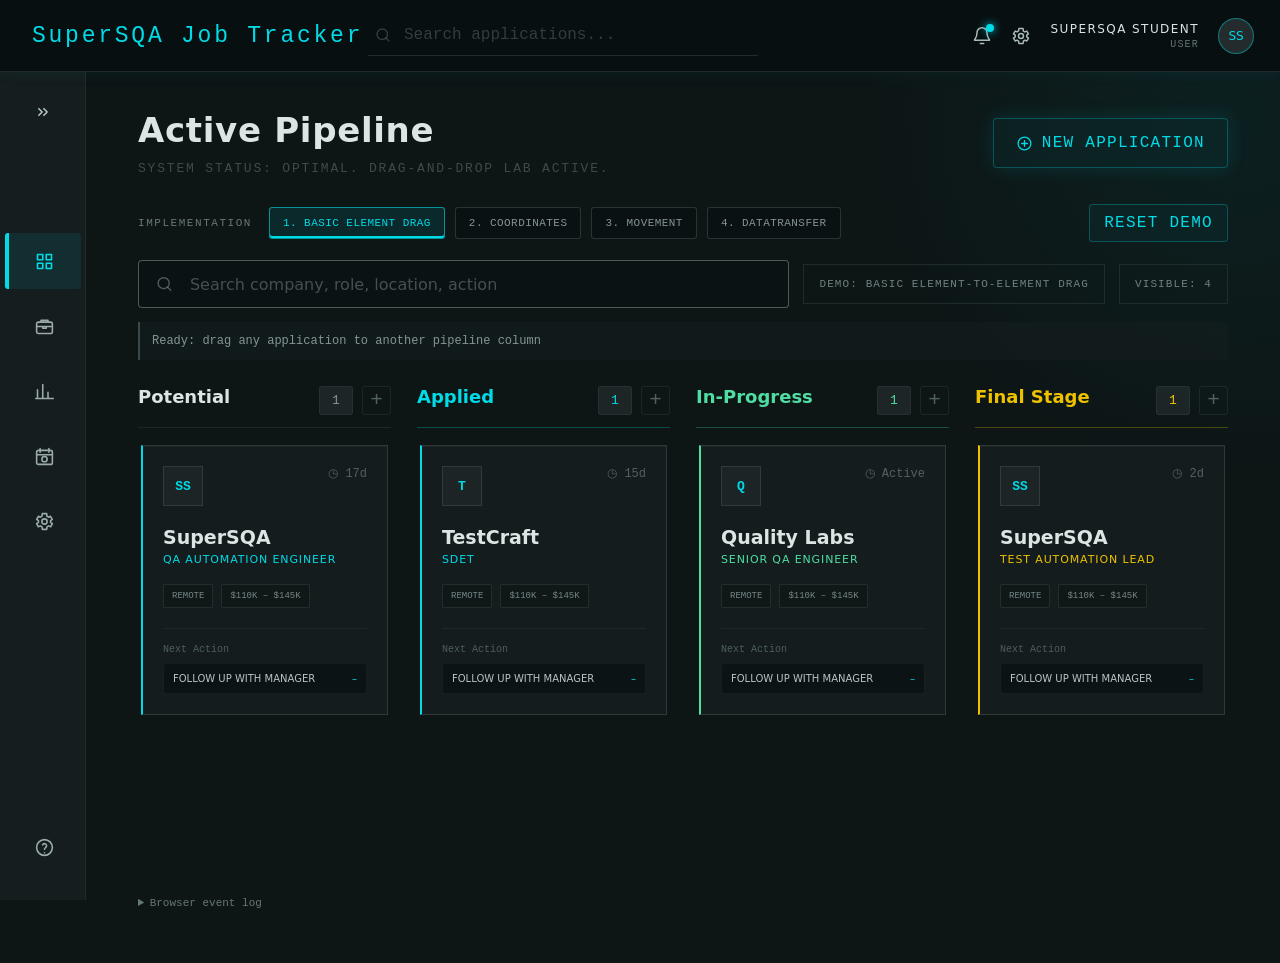
<file: drag-drop-lab-selenium-playwright/index.html>
<!doctype html>
<html lang="en">
  <head>
    <meta charset="UTF-8">
    <meta http-equiv="refresh" content="0; url=basic-element-drag/">
    <title>Drag-and-Drop Test Lab</title>
  </head>
  <body>
    <p><a href="basic-element-drag/">Open the drag-and-drop lab</a></p>
  </body>
</html>
</file>
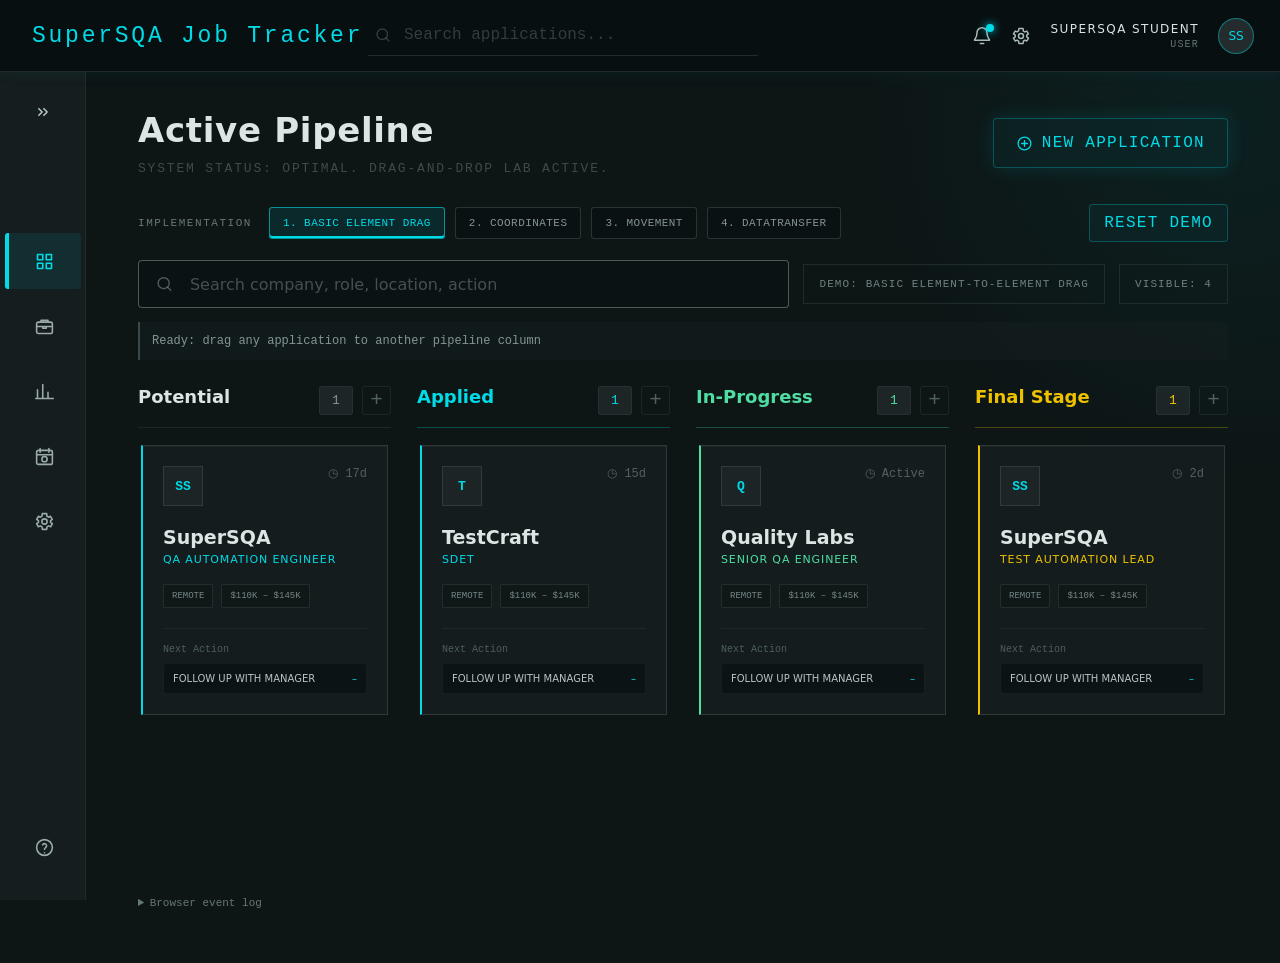
<file: drag-drop-lab-selenium-playwright/basic-element-drag/index.html>
<!doctype html>
<html lang="en">
  <head>
    <meta charset="UTF-8">
    <meta name="viewport" content="width=device-width, initial-scale=1.0">
    <title>SuperSQA Job Tracker — Basic Element Drag</title>
    <link rel="stylesheet" href="../styles.css">
  </head>
  <body data-mode="basic-element-drag"><div id="app"></div><script src="../app.js"></script></body>
</html>
</file>
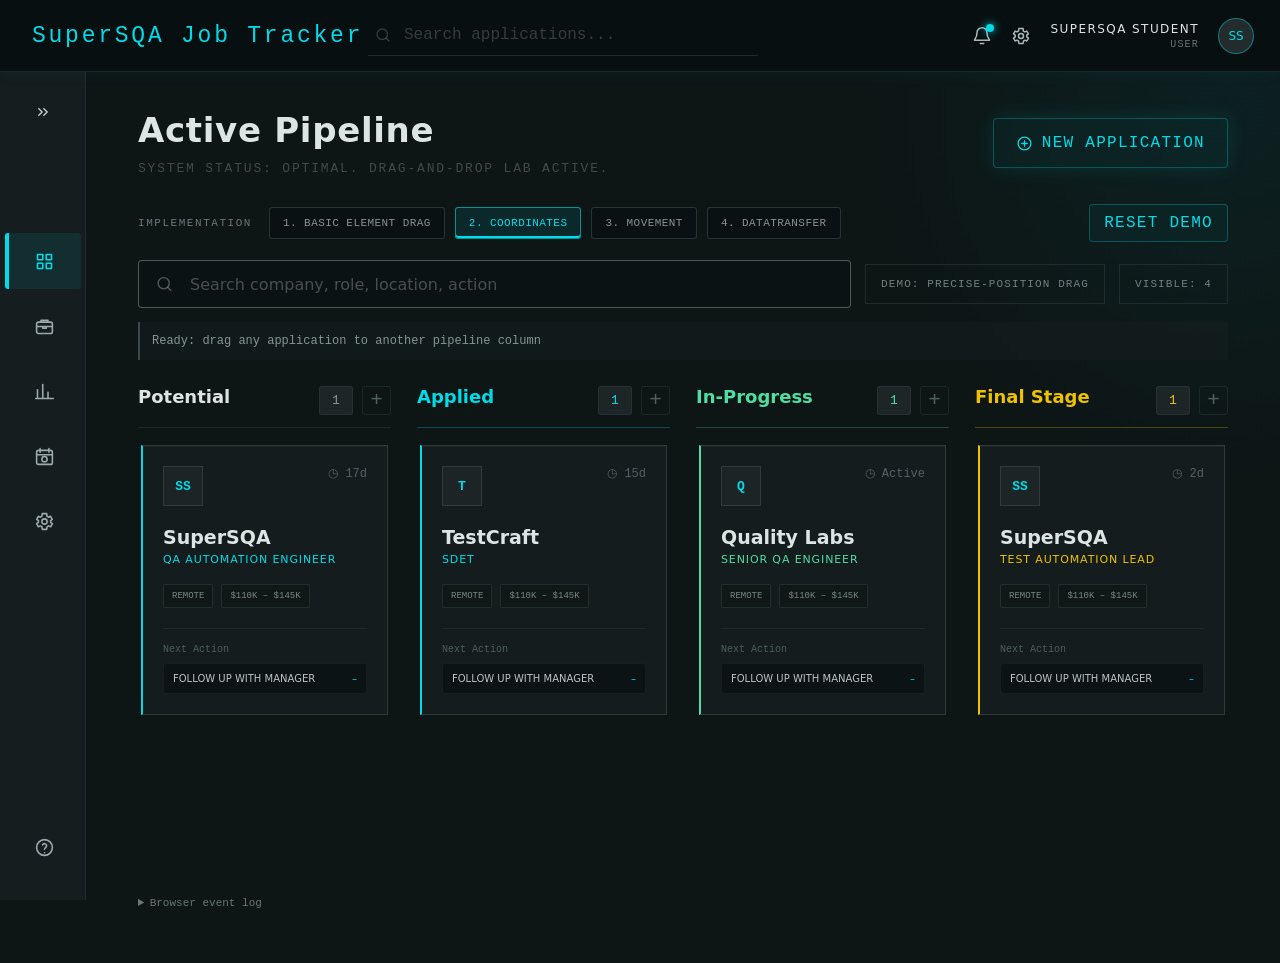
<file: drag-drop-lab-selenium-playwright/coordinates/index.html>
<!doctype html>
<html lang="en">
  <head>
    <meta charset="UTF-8">
    <meta name="viewport" content="width=device-width, initial-scale=1.0">
    <title>SuperSQA Job Tracker — Coordinate Drag</title>
    <link rel="stylesheet" href="../styles.css">
  </head>
  <body data-mode="coordinates"><div id="app"></div><script src="../app.js"></script></body>
</html>
</file>
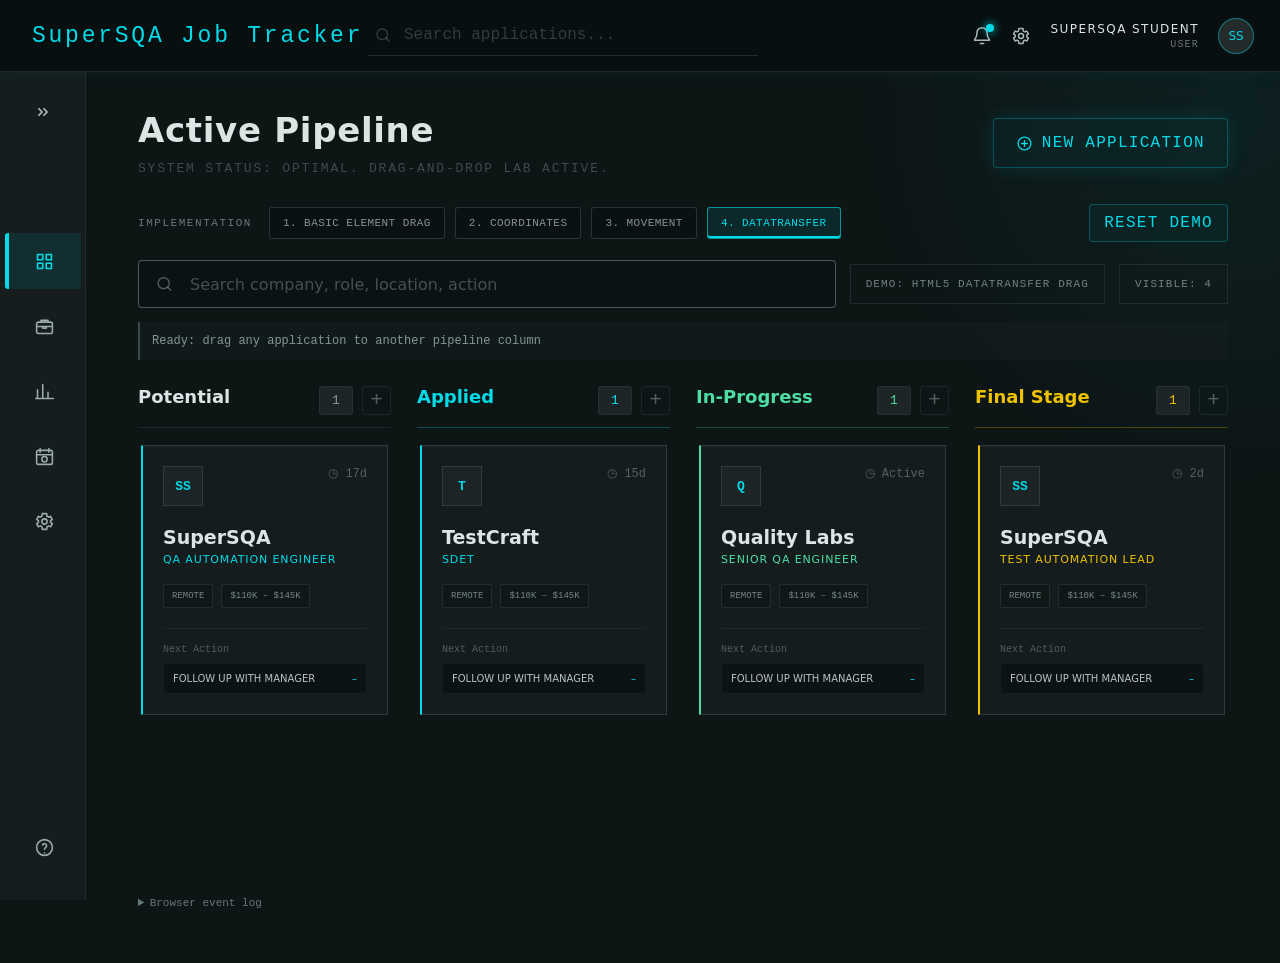
<file: drag-drop-lab-selenium-playwright/html5/index.html>
<!doctype html>
<html lang="en">
  <head>
    <meta charset="UTF-8">
    <meta name="viewport" content="width=device-width, initial-scale=1.0">
    <title>SuperSQA Job Tracker — DataTransfer Drag</title>
    <link rel="stylesheet" href="../styles.css">
  </head>
  <body data-mode="html5"><div id="app"></div><script src="../app.js"></script></body>
</html>
</file>
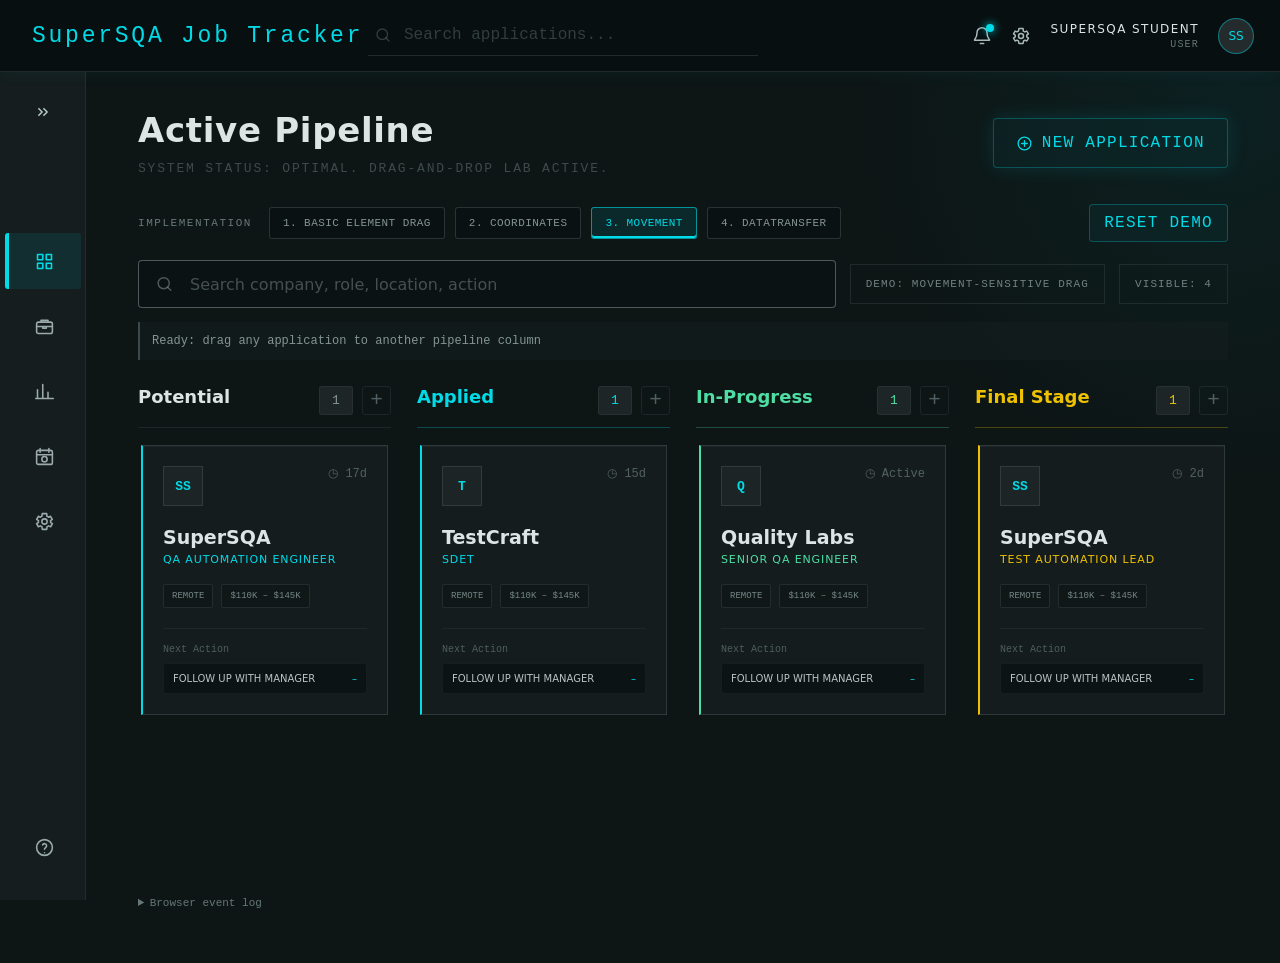
<file: drag-drop-lab-selenium-playwright/movement/index.html>
<!doctype html>
<html lang="en">
  <head>
    <meta charset="UTF-8">
    <meta name="viewport" content="width=device-width, initial-scale=1.0">
    <title>SuperSQA Job Tracker — Movement Drag</title>
    <link rel="stylesheet" href="../styles.css">
  </head>
  <body data-mode="movement"><div id="app"></div><script src="../app.js"></script></body>
</html>
</file>
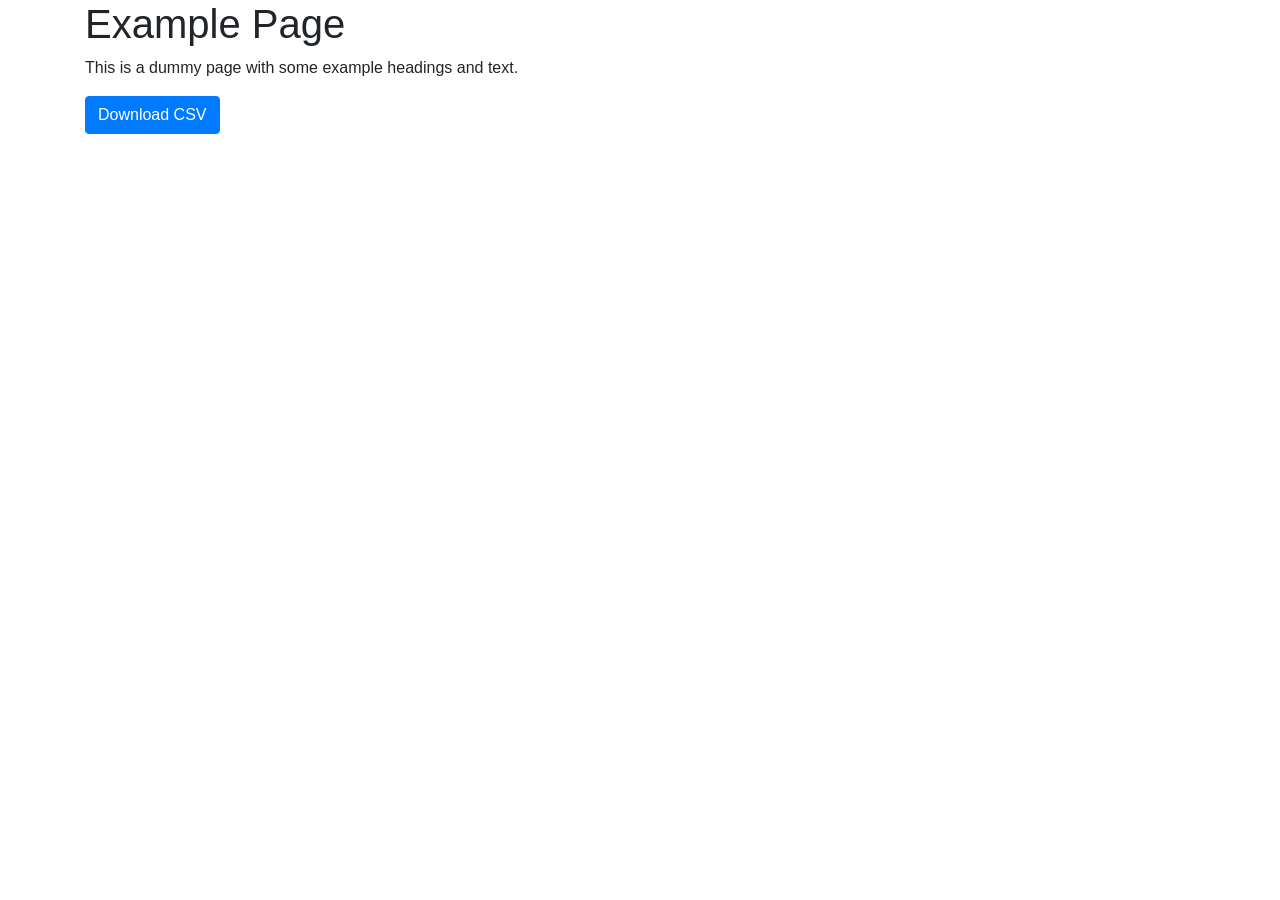
<file: Selenium-Python/selenium_test_downloading_file/index.html>
<!DOCTYPE html>
<html>
<head>
  <title>Download CSV</title>
  <link rel="stylesheet" href="https://stackpath.bootstrapcdn.com/bootstrap/4.5.2/css/bootstrap.min.css">
</head>
<body>
  <div class="container">
    <h1>Example Page</h1>
    <p>This is a dummy page with some example headings and text.</p>

    <button id="main_download" class="btn btn-primary" onclick="downloadCSV()">Download CSV</button>

    <script>
      function downloadCSV() {
        var link = document.createElement("a");
        link.href = "large_file.csv";
        link.download = "large_file.csv";
        document.body.appendChild(link);
        link.click();
        document.body.removeChild(link);
      }
    </script>
  </div>
</body>
</html>
</file>
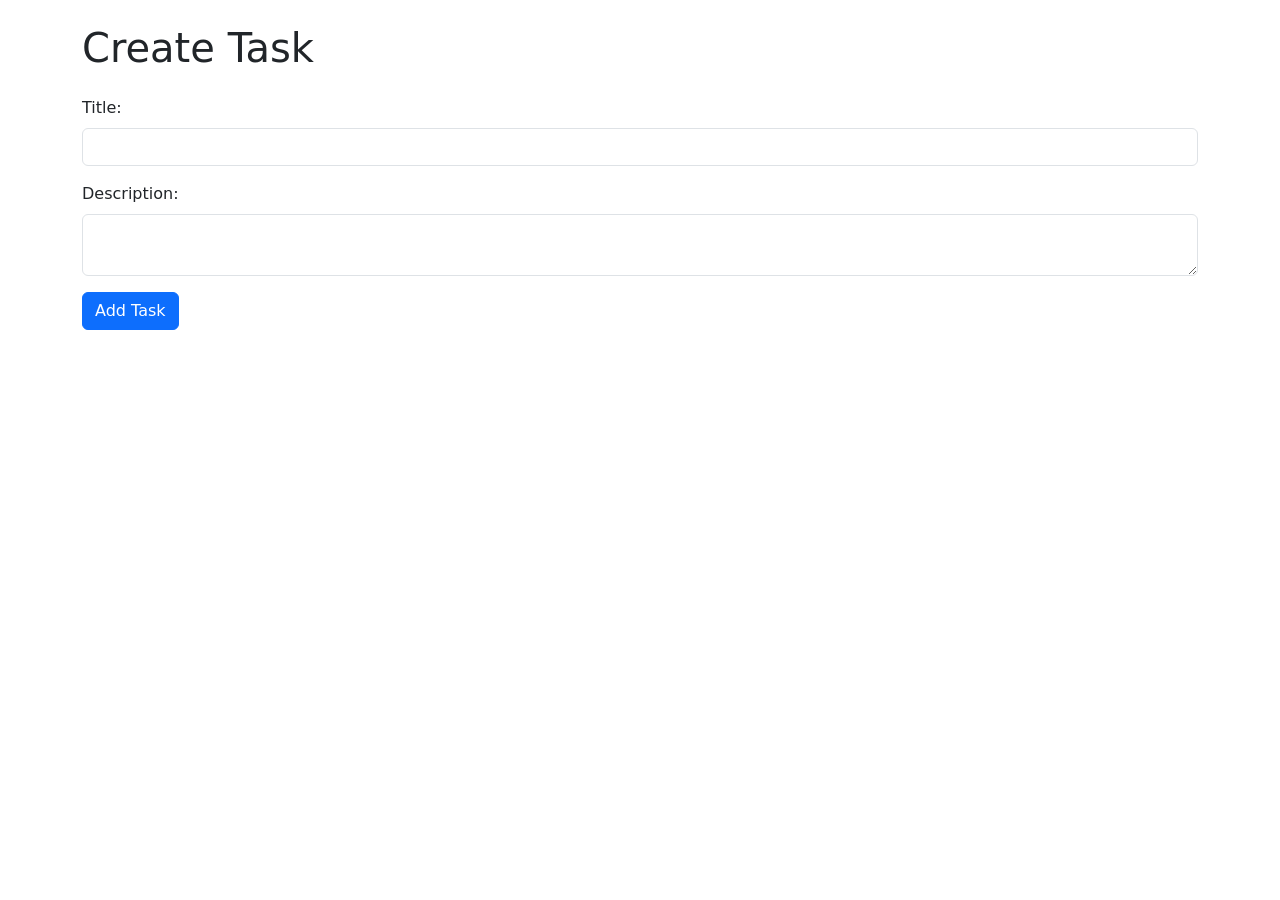
<file: Docker-Crash-Course/ToDo-App/templates/create_task.html>
<!-- templates/create_task.html -->
<!DOCTYPE html>
<html>
<head>
    <title>Create Task</title>
    <link rel="stylesheet" href="https://cdn.jsdelivr.net/npm/bootstrap@5.3.0/dist/css/bootstrap.min.css">
</head>
<body>
    <div class="container">
        <h1 class="mt-4 mb-4">Create Task</h1>
        <form action="{{ url_for('add') }}" method="POST">
            <div class="mb-3">
                <label for="title" class="form-label">Title:</label>
                <input type="text" class="form-control" id="title" name="title" required>
            </div>
            <div class="mb-3">
                <label for="description" class="form-label">Description:</label>
                <textarea class="form-control" id="description" name="description" required></textarea>
            </div>
            <button type="submit" class="btn btn-primary">Add Task</button>
        </form>
    </div>
</body>
</html>
</file>
<file: drag-drop-lab-selenium-playwright/styles.css>
:root {
  color-scheme: dark;
  font-family: Inter, ui-sans-serif, system-ui, -apple-system, BlinkMacSystemFont, "Segoe UI", sans-serif;
  color: #dce4e4;
  background: #0d1515;
  --background: #0d1515;
  --surface-lowest: #080f10;
  --surface-low: #151d1e;
  --surface: #192122;
  --surface-high: #232b2c;
  --text: #dce4e4;
  --muted: #849495;
  --outline: #3a494b;
  --cyan: #00dbe7;
  --green: #4edea3;
  --gold: #eec200;
}

* { box-sizing: border-box; }
body {
  margin: 0;
  min-width: 1000px;
  min-height: 100vh;
  overflow-x: auto;
  background: radial-gradient(circle at 96% 12%, rgba(0, 219, 231, 0.055), transparent 25%), var(--background);
}
button, input { font: inherit; }
.icon { width: 20px; height: 20px; fill: none; stroke: currentColor; stroke-width: 1.8; stroke-linecap: round; stroke-linejoin: round; }

.topbar {
  position: sticky;
  top: 0;
  z-index: 10;
  display: flex;
  height: 72px;
  align-items: center;
  gap: 38px;
  border-bottom: 1px solid rgba(58, 73, 75, 0.45);
  background: rgba(8, 15, 16, 0.94);
  box-shadow: 0 0 18px rgba(0, 219, 231, 0.06);
  backdrop-filter: blur(20px);
}

.brand {
  width: 330px;
  padding-left: 32px;
  color: var(--cyan);
  font-family: ui-monospace, SFMono-Regular, Menlo, monospace;
  font-size: 23px;
  letter-spacing: 0.12em;
  white-space: nowrap;
}

.top-search {
  display: flex;
  width: min(390px, 32vw);
  align-items: center;
  gap: 12px;
  padding: 11px 6px;
  border-bottom: 1px solid rgba(58, 73, 75, 0.5);
  color: rgba(132, 148, 149, 0.35);
  font-family: ui-monospace, SFMono-Regular, Menlo, monospace;
}
.top-search .icon { width: 18px; height: 18px; }

.profile {
  display: flex;
  align-items: center;
  gap: 19px;
  margin-left: auto;
  padding-right: 26px;
}
.top-icon { position: relative; display: grid; place-items: center; color: #a9b8b9; }
.notification-dot {
  position: absolute;
  top: -2px;
  right: -2px;
  width: 8px;
  height: 8px;
  border-radius: 50%;
  background: var(--cyan);
  box-shadow: 0 0 8px var(--cyan);
}
.profile-copy { text-align: right; }
.profile-name { font-size: 12px; letter-spacing: 0.12em; text-transform: uppercase; }
.profile-role {
  margin-top: 3px;
  color: #657576;
  font-family: ui-monospace, SFMono-Regular, Menlo, monospace;
  font-size: 10px;
  letter-spacing: 0.12em;
  text-transform: uppercase;
}
.avatar {
  display: grid;
  width: 36px;
  height: 36px;
  place-items: center;
  border: 1px solid rgba(0, 219, 231, 0.45);
  border-radius: 50%;
  background: var(--surface-high);
  color: var(--cyan);
  font-size: 12px;
}

.sidebar {
  position: fixed;
  top: 72px;
  bottom: 0;
  left: 0;
  z-index: 5;
  display: flex;
  width: 86px;
  flex-direction: column;
  align-items: center;
  border-right: 1px solid rgba(58, 73, 75, 0.35);
  background: var(--surface-low);
}
.collapse { margin: 26px 0 105px; color: #b9cacb; font-size: 26px; }
.side-item {
  display: grid;
  width: 76px;
  height: 56px;
  margin-bottom: 9px;
  place-items: center;
  border-left: 4px solid transparent;
  color: #9babad;
  font-size: 22px;
}
.side-item .icon { width: 21px; height: 21px; }
.side-item.active {
  border-left-color: var(--cyan);
  border-radius: 3px;
  background: rgba(0, 219, 231, 0.09);
  color: var(--cyan);
}
.side-help { margin-top: auto; margin-bottom: 25px; }

.workspace { margin-left: 86px; padding: 38px 52px 52px; }
.workspace-header { display: flex; align-items: center; justify-content: space-between; gap: 24px; }
h1 { margin: 0; font-size: 34px; font-weight: 650; letter-spacing: 0.02em; }
.system-status {
  margin: 11px 0 0;
  color: rgba(132, 148, 149, 0.42);
  font-family: ui-monospace, SFMono-Regular, Menlo, monospace;
  font-size: 13px;
  letter-spacing: 0.14em;
  text-transform: uppercase;
}

.new-button, .reset-button {
  border: 1px solid rgba(0, 219, 231, 0.28);
  border-radius: 4px;
  background: rgba(0, 219, 231, 0.035);
  color: var(--cyan);
  cursor: pointer;
  font-family: ui-monospace, SFMono-Regular, Menlo, monospace;
  letter-spacing: 0.08em;
  text-transform: uppercase;
}
.new-button { display: flex; align-items: center; gap: 9px; padding: 15px 22px; box-shadow: 0 0 19px rgba(0, 219, 231, 0.13); }
.new-button .icon { width: 17px; height: 17px; }
.reset-button { margin-left: auto; padding: 9px 14px; }

.method-row { display: flex; align-items: center; gap: 10px; margin: 28px 0 18px; }
.method-label {
  margin-right: 7px;
  color: #69797a;
  font-family: ui-monospace, SFMono-Regular, Menlo, monospace;
  font-size: 11px;
  letter-spacing: 0.14em;
  text-transform: uppercase;
}
.method-tab {
  padding: 9px 13px;
  border: 1px solid rgba(58, 73, 75, 0.62);
  border-radius: 3px;
  color: #849495;
  background: rgba(8, 15, 16, 0.45);
  font-family: ui-monospace, SFMono-Regular, Menlo, monospace;
  font-size: 11px;
  letter-spacing: 0.04em;
  text-decoration: none;
  text-transform: uppercase;
}
.method-tab.active {
  border-color: rgba(0, 219, 231, 0.6);
  color: var(--cyan);
  background: rgba(0, 219, 231, 0.1);
  box-shadow: inset 0 -2px 0 var(--cyan);
}

.toolbar { display: flex; align-items: center; gap: 14px; }
.board-search {
  display: flex;
  height: 48px;
  flex: 1;
  align-items: center;
  gap: 14px;
  padding: 0 16px;
  border: 1px solid rgba(132, 148, 149, 0.55);
  border-radius: 4px;
  background: rgba(8, 15, 16, 0.38);
  color: rgba(132, 148, 149, 0.55);
}
.board-search input { width: 100%; border: 0; outline: 0; background: transparent; color: var(--text); }
.board-search input::placeholder { color: rgba(132, 148, 149, 0.48); }
.metric {
  padding: 13px 15px;
  border: 1px solid rgba(58, 73, 75, 0.4);
  color: #718182;
  font-family: ui-monospace, SFMono-Regular, Menlo, monospace;
  font-size: 11px;
  letter-spacing: 0.1em;
  white-space: nowrap;
  text-transform: uppercase;
}

.status-line {
  display: flex;
  align-items: center;
  min-height: 38px;
  margin-top: 14px;
  padding: 8px 12px;
  border-left: 2px solid var(--outline);
  background: rgba(21, 29, 30, 0.66);
  color: #849495;
  font-family: ui-monospace, SFMono-Regular, Menlo, monospace;
  font-size: 12px;
}
.status-line.success { border-left-color: var(--green); color: var(--green); background: rgba(78, 222, 163, 0.07); }
.status-line.failed { border-left-color: #ffb4ab; color: #ffb4ab; background: rgba(255, 180, 171, 0.06); }

.board {
  display: grid;
  grid-template-columns: repeat(4, minmax(235px, 1fr));
  gap: 26px;
  margin-top: 26px;
}
.column { min-width: 0; }
.column-header {
  display: flex;
  height: 42px;
  align-items: flex-start;
  justify-content: space-between;
  border-bottom: 1px solid rgba(58, 73, 75, 0.35);
}
.column-title { margin: 0; font-size: 18px; font-weight: 650; }
.column.applied .column-title, .column.applied .count { color: var(--cyan); }
.column.progress .column-title, .column.progress .count { color: var(--green); }
.column.final .column-title, .column.final .count { color: var(--gold); }
.column.applied .column-header { border-bottom-color: rgba(0, 219, 231, 0.28); }
.column.progress .column-header { border-bottom-color: rgba(78, 222, 163, 0.28); }
.column.final .column-header { border-bottom-color: rgba(238, 194, 0, 0.28); }
.column-tools { display: flex; align-items: center; gap: 9px; }
.count, .add {
  display: grid;
  min-width: 34px;
  height: 29px;
  place-items: center;
  border: 1px solid rgba(58, 73, 75, 0.35);
  border-radius: 3px;
  background: rgba(35, 43, 44, 0.75);
  color: #849495;
  font-family: ui-monospace, SFMono-Regular, Menlo, monospace;
  font-size: 13px;
}
.add { min-width: 29px; color: #506062; background: transparent; font-size: 21px; }
.column-body {
  position: relative;
  display: flex;
  flex-direction: column;
  gap: 14px;
  min-height: 455px;
  padding: 16px 2px 12px;
  border: 1px solid transparent;
  transition: border-color 160ms ease, background 160ms ease;
}
.column-body.drop-hover { border-color: rgba(0, 219, 231, 0.45); background: rgba(0, 219, 231, 0.035); }
.precise-drag .column-body.drop-hover::after {
  content: "";
  position: absolute;
  z-index: 4;
  top: 16px;
  right: 2px;
  left: 2px;
  height: 2px;
  background: var(--cyan);
  box-shadow: 0 0 9px rgba(0, 219, 231, 0.8);
  pointer-events: none;
}

.job-card {
  position: relative;
  padding: 20px;
  border: 1px solid rgba(132, 148, 149, 0.24);
  background: rgba(21, 29, 30, 0.92);
  box-shadow: inset 0 1px 0 rgba(255, 255, 255, 0.04);
  cursor: grab;
  user-select: none;
  touch-action: none;
  transition: opacity 150ms ease, transform 150ms ease, border-color 150ms ease;
}
.job-card:hover { transform: translateY(-2px); border-color: rgba(0, 219, 231, 0.35); }
.job-card.dragging { opacity: 0.42; cursor: grabbing; }
.drag-preview {
  position: fixed;
  z-index: 100;
  margin: 0;
  pointer-events: none;
  opacity: 0.92;
  transform: rotate(1deg);
  border-color: rgba(0, 219, 231, 0.7);
  box-shadow: 0 16px 38px rgba(0, 0, 0, 0.45), 0 0 18px rgba(0, 219, 231, 0.12);
}
.drag-preview:hover { transform: rotate(1deg); }
.job-card.source-card, .column.applied .job-card { border-left: 2px solid var(--cyan); }
.column.progress .job-card { border-left: 2px solid var(--green); }
.column.final .job-card { border-left: 2px solid var(--gold); }
.card-top { display: flex; align-items: flex-start; justify-content: space-between; }
.company-mark {
  display: grid;
  width: 40px;
  height: 40px;
  place-items: center;
  border: 1px solid rgba(255, 255, 255, 0.1);
  background: rgba(255, 255, 255, 0.035);
  color: var(--cyan);
  font-family: ui-monospace, SFMono-Regular, Menlo, monospace;
  font-size: 13px;
  font-weight: 700;
}
.card-age { color: #526163; font-family: ui-monospace, SFMono-Regular, Menlo, monospace; font-size: 12px; }
.job-card h3 { margin: 20px 0 5px; font-size: 19px; font-weight: 650; }
.job-title { margin: 0; color: var(--cyan); font-size: 11px; letter-spacing: 0.08em; text-transform: uppercase; }
.progress .job-title { color: var(--green); }
.final .job-title { color: var(--gold); }
.chips { display: flex; gap: 8px; margin-top: 18px; }
.chip {
  padding: 6px 8px;
  border: 1px solid rgba(58, 73, 75, 0.45);
  border-radius: 2px;
  color: #778788;
  background: rgba(8, 15, 16, 0.35);
  font-family: ui-monospace, SFMono-Regular, Menlo, monospace;
  font-size: 9px;
  text-transform: uppercase;
}
.next-action { margin-top: 20px; padding-top: 15px; border-top: 1px solid rgba(58, 73, 75, 0.28); }
.next-label { color: #4e5e5f; font-family: ui-monospace, SFMono-Regular, Menlo, monospace; font-size: 10px; }
.next-value {
  display: flex;
  justify-content: space-between;
  margin-top: 8px;
  padding: 9px;
  border: 1px solid rgba(58, 73, 75, 0.22);
  border-radius: 3px;
  background: rgba(8, 15, 16, 0.58);
  color: #b9c4c4;
  font-size: 10px;
  text-transform: uppercase;
}
.next-value span:last-child { color: var(--cyan); }
.event-details { margin-top: 14px; color: #667778; font-family: ui-monospace, SFMono-Regular, Menlo, monospace; font-size: 11px; }
#event-log {
  max-width: 540px;
  min-height: 56px;
  padding: 12px 12px 12px 32px;
  border: 1px solid rgba(58, 73, 75, 0.45);
  background: var(--surface-lowest);
  color: var(--green);
}

@media (max-width: 1250px) {
  .workspace { padding-right: 28px; padding-left: 28px; }
  .board { gap: 16px; }
  .brand { width: 300px; }
}
</file>
